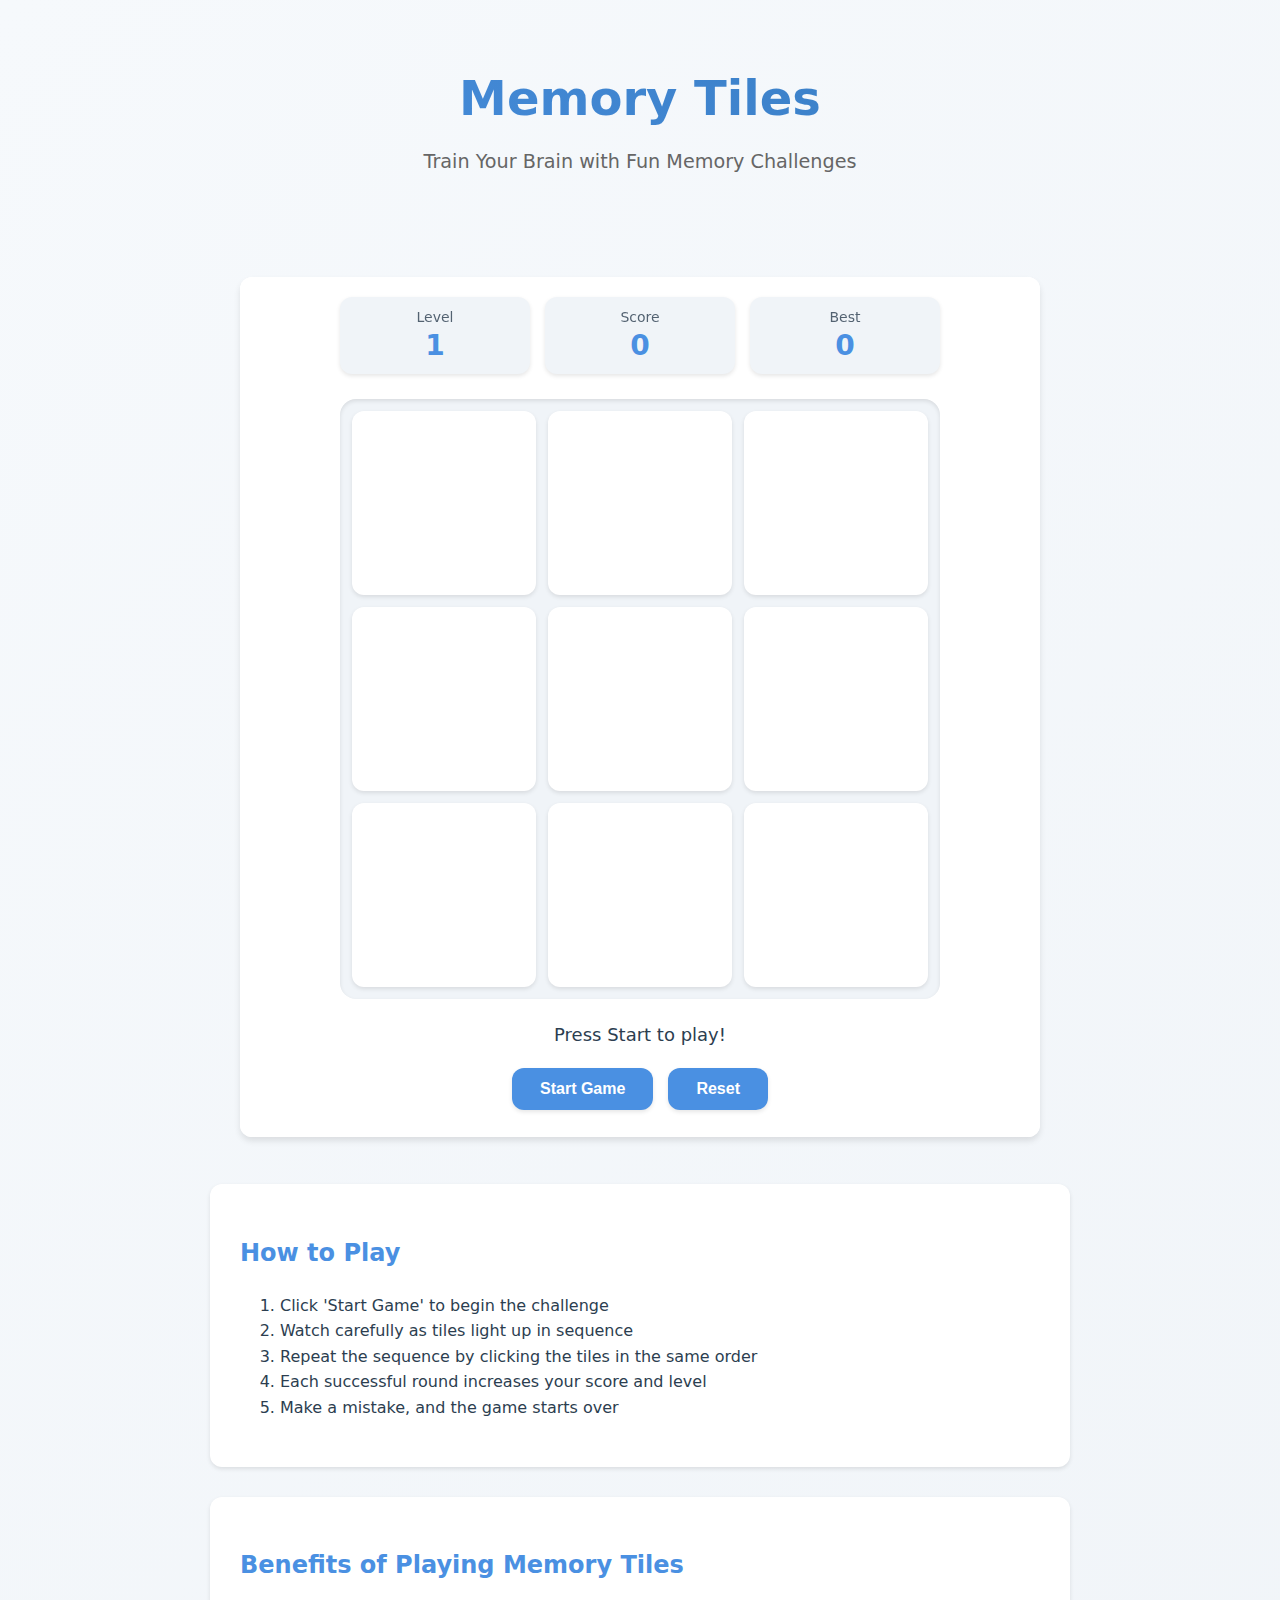
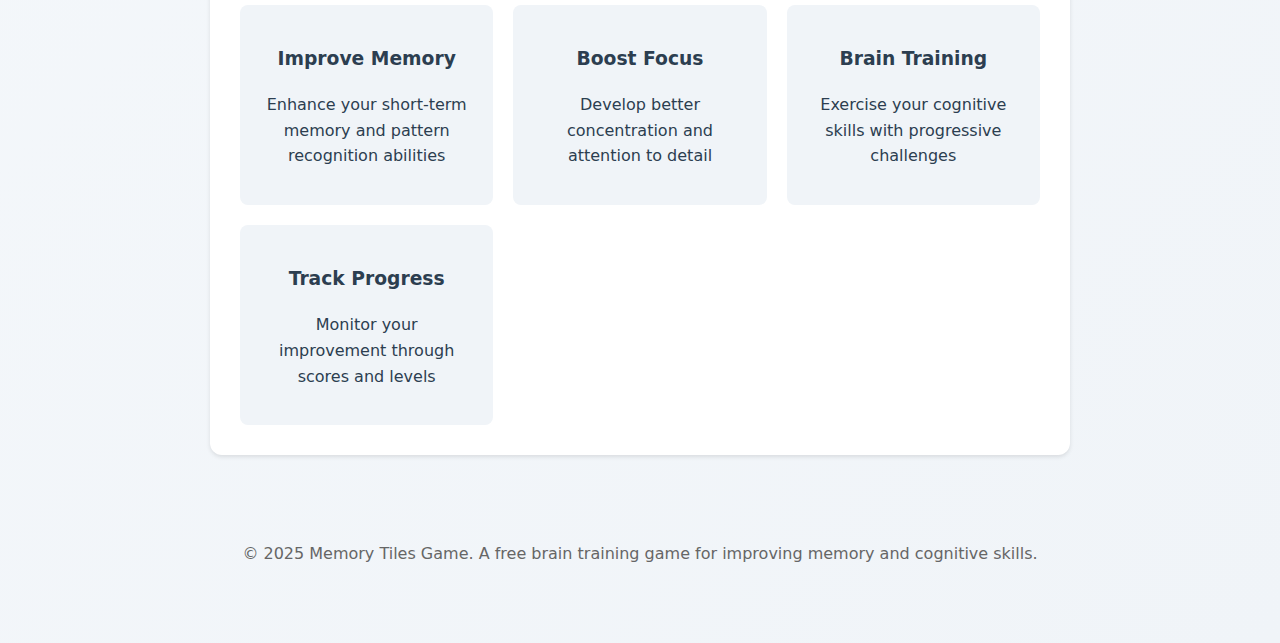
<file: index.html>
<!DOCTYPE html>
<html lang="en">
<head>
    <meta charset="UTF-8">
    <meta name="viewport" content="width=device-width, initial-scale=1.0">
    <script async src="https://pagead2.googlesyndication.com/pagead/js/adsbygoogle.js?client=ca-pub-9245714228354292" crossorigin="anonymous"></script>
    <!-- SEO Meta Tags -->
    <title>Memory Tiles - Brain Training Memory Game | Play Free Online</title>
    <meta name="description" content="Challenge your memory with Memory Tiles, a free online brain training game. Test and improve your memory skills through engaging gameplay with increasing difficulty levels.">
    <meta name="keywords" content="memory game, brain training, memory tiles, cognitive games, memory exercise, brain games">
    
    <!-- Open Graph Meta Tags -->
    <meta property="og:title" content="Memory Tiles - Brain Training Memory Game">
    <meta property="og:description" content="Challenge your memory with this free online brain training game. Test and improve your memory skills through engaging gameplay.">
    <meta property="og:type" content="website">
    <meta property="og:image" content="/path-to-your-image.jpg">
    <meta property="og:url" content="https://yourdomain.com/memory-tiles">
    <meta name="google-adsense-account" content="ca-pub-9245714228354292">
    <style>
        :root {
            --primary: #4A90E2;
            --text: #2c3e50;
            --background: #f0f4f8;
        }

        body {
            margin: 0;
            font-family: 'Segoe UI', system-ui, -apple-system, sans-serif;
            background: linear-gradient(135deg, #f6f9fc 0%, var(--background) 100%);
            color: var(--text);
            line-height: 1.6;
        }

        .page-wrapper {
            max-width: 1200px;
            margin: 0 auto;
            padding: 20px;
        }

        .header {
            text-align: center;
            padding: 40px 0;
        }

        .title {
            font-size: clamp(32px, 5vw, 48px);
            margin: 0;
            background: linear-gradient(45deg, var(--primary), #357ABD);
            -webkit-background-clip: text;
            -webkit-text-fill-color: transparent;
        }

        .subtitle {
            font-size: 1.2rem;
            color: #666;
            margin-top: 10px;
        }

        .game-section {
            margin: 40px auto;
            max-width: 800px;
        }

        .game-frame {
            width: 100%;
            height: 860px;
            border: none;
            border-radius: 12px;
            box-shadow: 0 4px 6px rgba(0, 0, 0, 0.1);
            background: white;
        }

        .content-section {
            background: white;
            padding: 30px;
            border-radius: 12px;
            margin: 30px auto;
            max-width: 800px;
            box-shadow: 0 2px 4px rgba(0, 0, 0, 0.1);
        }

        h2 {
            color: var(--primary);
            margin-bottom: 20px;
        }

        .benefits-grid {
            display: grid;
            grid-template-columns: repeat(auto-fit, minmax(250px, 1fr));
            gap: 20px;
            margin-top: 20px;
        }

        .benefit-card {
            padding: 20px;
            background: var(--background);
            border-radius: 8px;
            text-align: center;
        }

        footer {
            text-align: center;
            padding: 40px 0;
            color: #666;
        }

        @media (max-width: 768px) {
            .page-wrapper {
                padding: 10px;
            }

            .content-section {
                padding: 20px;
                margin: 20px 10px;
            }

            .game-frame {
                height: 500px;
            }
        }
    </style>
</head>
<body>
    <div class="page-wrapper">
        <header class="header">
            <h1 class="title">Memory Tiles</h1>
            <p class="subtitle">Train Your Brain with Fun Memory Challenges</p>
        </header>

        <section class="game-section">
            <iframe src="game.html" class="game-frame" title="Memory Tiles Game" allowfullscreen></iframe>
        </section>

        <section class="content-section">
            <h2>How to Play</h2>
            <ol>
                <li>Click 'Start Game' to begin the challenge</li>
                <li>Watch carefully as tiles light up in sequence</li>
                <li>Repeat the sequence by clicking the tiles in the same order</li>
                <li>Each successful round increases your score and level</li>
                <li>Make a mistake, and the game starts over</li>
            </ol>
        </section>

        <section class="content-section">
            <h2>Benefits of Playing Memory Tiles</h2>
            <div class="benefits-grid">
                <div class="benefit-card">
                    <h3>Improve Memory</h3>
                    <p>Enhance your short-term memory and pattern recognition abilities</p>
                </div>
                <div class="benefit-card">
                    <h3>Boost Focus</h3>
                    <p>Develop better concentration and attention to detail</p>
                </div>
                <div class="benefit-card">
                    <h3>Brain Training</h3>
                    <p>Exercise your cognitive skills with progressive challenges</p>
                </div>
                <div class="benefit-card">
                    <h3>Track Progress</h3>
                    <p>Monitor your improvement through scores and levels</p>
                </div>
            </div>
        </section>

        <footer>
            <p>© 2025 Memory Tiles Game. A free brain training game for improving memory and cognitive skills.</p>
        </footer>
    </div>
</body>
</html>
</file>
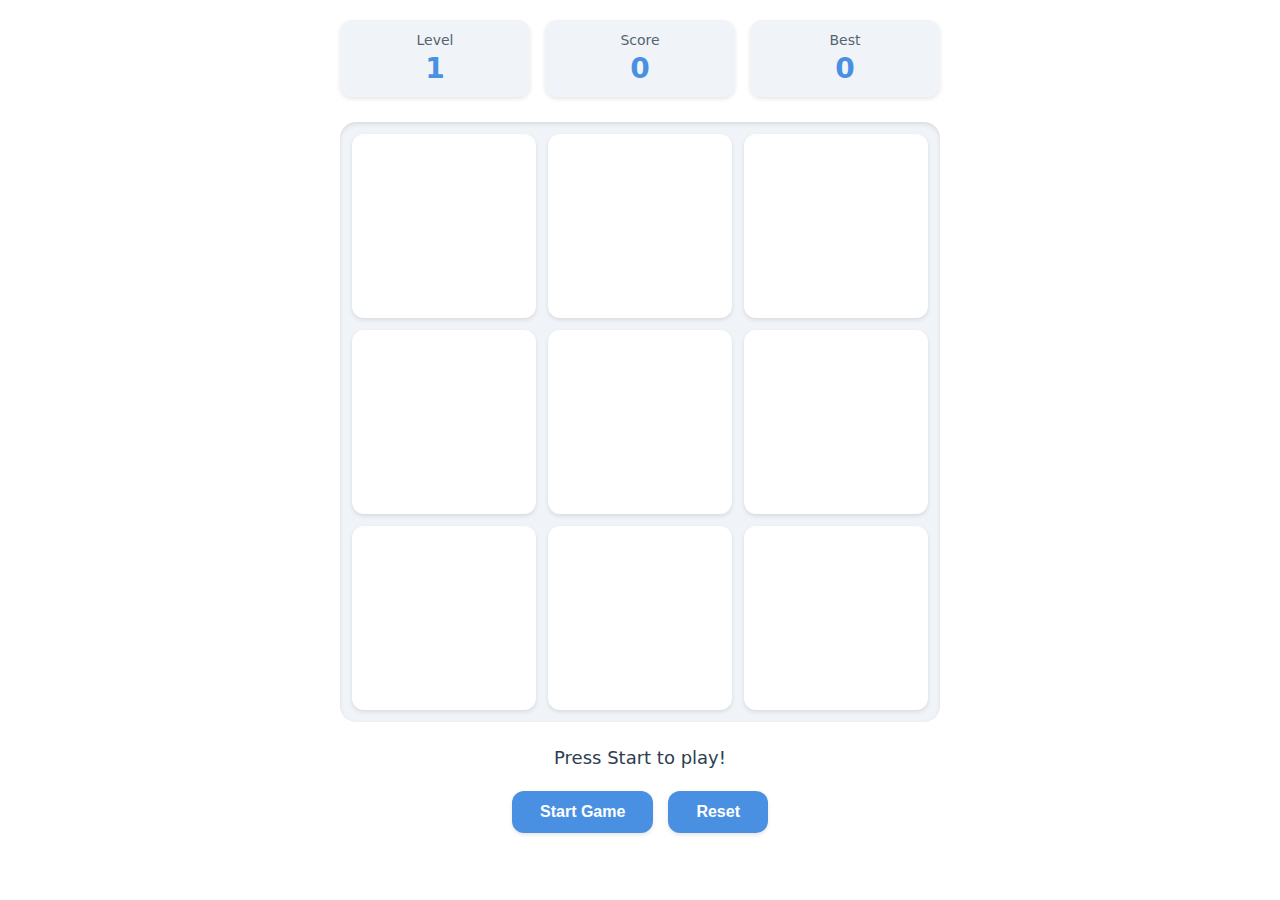
<file: game.html>
<!DOCTYPE html>
<html lang="en">
<head>
    <script async src="https://pagead2.googlesyndication.com/pagead/js/adsbygoogle.js?client=ca-pub-9245714228354292"
     crossorigin="anonymous"></script>
    <meta charset="UTF-8">
    <meta name="viewport" content="width=device-width, initial-scale=1.0">
    <title>Memory Game</title>
    <link rel="stylesheet" href="style.css">
</head>
<body>
    <div class="game-container">
        <div class="game-info">
            <div class="info-item">
                <div class="info-label">Level</div>
                <div class="info-value" id="level">1</div>
            </div>
            <div class="info-item">
                <div class="info-label">Score</div>
                <div class="info-value" id="score">0</div>
            </div>
            <div class="info-item">
                <div class="info-label">Best</div>
                <div class="info-value" id="bestScore">0</div>
            </div>
        </div>

        <div id="gameGrid" class="game-grid"></div>
        
        <div class="game-status" id="gameStatus">Press Start to play!</div>
        
        <div class="controls">
            <button id="startButton">Start Game</button>
            <button id="resetButton">Reset</button>
        </div>
    </div>

    <script src="game.js"></script>
</body>
</html>
</file>
<file: style.css>
:root {
    --primary: #4A90E2;
    --primary-light: #64B5F6;
    --primary-dark: #357ABD;
    --success: #4CAF50;
    --success-light: #81C784;
    --error: #F44336;
    --error-light: #E57373;
    --background: #f0f4f8;
    --text: #2c3e50;
    --tile-size: min(25vw, 120px);
    --grid-gap: min(2vw, 12px);
}

* {
    margin: 0;
    padding: 0;
    box-sizing: border-box;
}

body {
    margin: 0;
    padding: 20px;
    font-family: 'Segoe UI', system-ui, -apple-system, sans-serif;
    background: white;
    color: var(--text);
}

.game-container {
    max-width: 600px;
    margin: 0 auto;
}

.game-info {
    display: grid;
    grid-template-columns: repeat(3, 1fr);
    gap: 15px;
    margin-bottom: 25px;
}

.info-item {
    background: var(--background);
    padding: 12px;
    border-radius: 12px;
    text-align: center;
    box-shadow: 0 2px 4px rgba(0,0,0,0.1);
    transition: transform 0.2s ease;
}

.info-label {
    font-size: 14px;
    opacity: 0.8;
}

.info-value {
    font-size: 28px;
    font-weight: bold;
    color: var(--primary);
    margin-top: 4px;
}

.game-grid {
    display: grid;
    grid-template-columns: repeat(3, 1fr);
    gap: var(--grid-gap);
    padding: var(--grid-gap);
    background: var(--background);
    border-radius: 16px;
    margin-bottom: 25px;
    box-shadow: inset 0 2px 4px rgba(0,0,0,0.1);
}

.tile {
    aspect-ratio: 1;
    background: white;
    border-radius: 12px;
    cursor: pointer;
    transition: all 0.3s cubic-bezier(0.4, 0, 0.2, 1);
    box-shadow: 0 2px 4px rgba(0,0,0,0.1);
    position: relative;
    overflow: hidden;
}

.tile::before {
    content: '';
    position: absolute;
    inset: 0;
    background: radial-gradient(circle, rgba(255,255,255,0.8) 0%, rgba(255,255,255,0) 70%);
    opacity: 0;
    transition: opacity 0.3s ease;
}

.tile:hover {
    transform: translateY(-2px);
    box-shadow: 0 4px 8px rgba(0,0,0,0.15);
}

.tile:hover::before {
    opacity: 1;
}

.tile.active {
    background: var(--primary);
    transform: scale(0.95);
    box-shadow: 0 0 20px var(--primary-light);
}

.tile.success {
    background: var(--success);
    box-shadow: 0 0 20px var(--success-light);
}

.tile.error {
    background: var(--error);
    box-shadow: 0 0 20px var(--error-light);
    animation: shake 0.5s cubic-bezier(.36,.07,.19,.97) both;
}

.game-status {
    text-align: center;
    height: 24px;
    margin: 20px 0;
    font-size: 18px;
    font-weight: 500;
}

.controls {
    display: flex;
    gap: 15px;
    justify-content: center;
}

button {
    background: var(--primary);
    color: white;
    border: none;
    padding: 12px 28px;
    border-radius: 12px;
    font-size: 16px;
    font-weight: 600;
    cursor: pointer;
    transition: all 0.3s ease;
    box-shadow: 0 2px 4px rgba(0,0,0,0.1);
}

button:hover {
    background: var(--primary-dark);
    transform: translateY(-2px);
    box-shadow: 0 4px 8px rgba(0,0,0,0.2);
}

button:disabled {
    background: #ccc;
    cursor: not-allowed;
    transform: none;
}

@keyframes shake {
    10%, 90% { transform: translate3d(-1px, 0, 0); }
    20%, 80% { transform: translate3d(2px, 0, 0); }
    30%, 50%, 70% { transform: translate3d(-4px, 0, 0); }
    40%, 60% { transform: translate3d(4px, 0, 0); }
}

@media (max-width: 480px) {
    body {
        padding: 10px;
    }

    .info-value {
        font-size: 22px;
    }

    button {
        padding: 10px 20px;
        font-size: 14px;
    }
}
</file>
